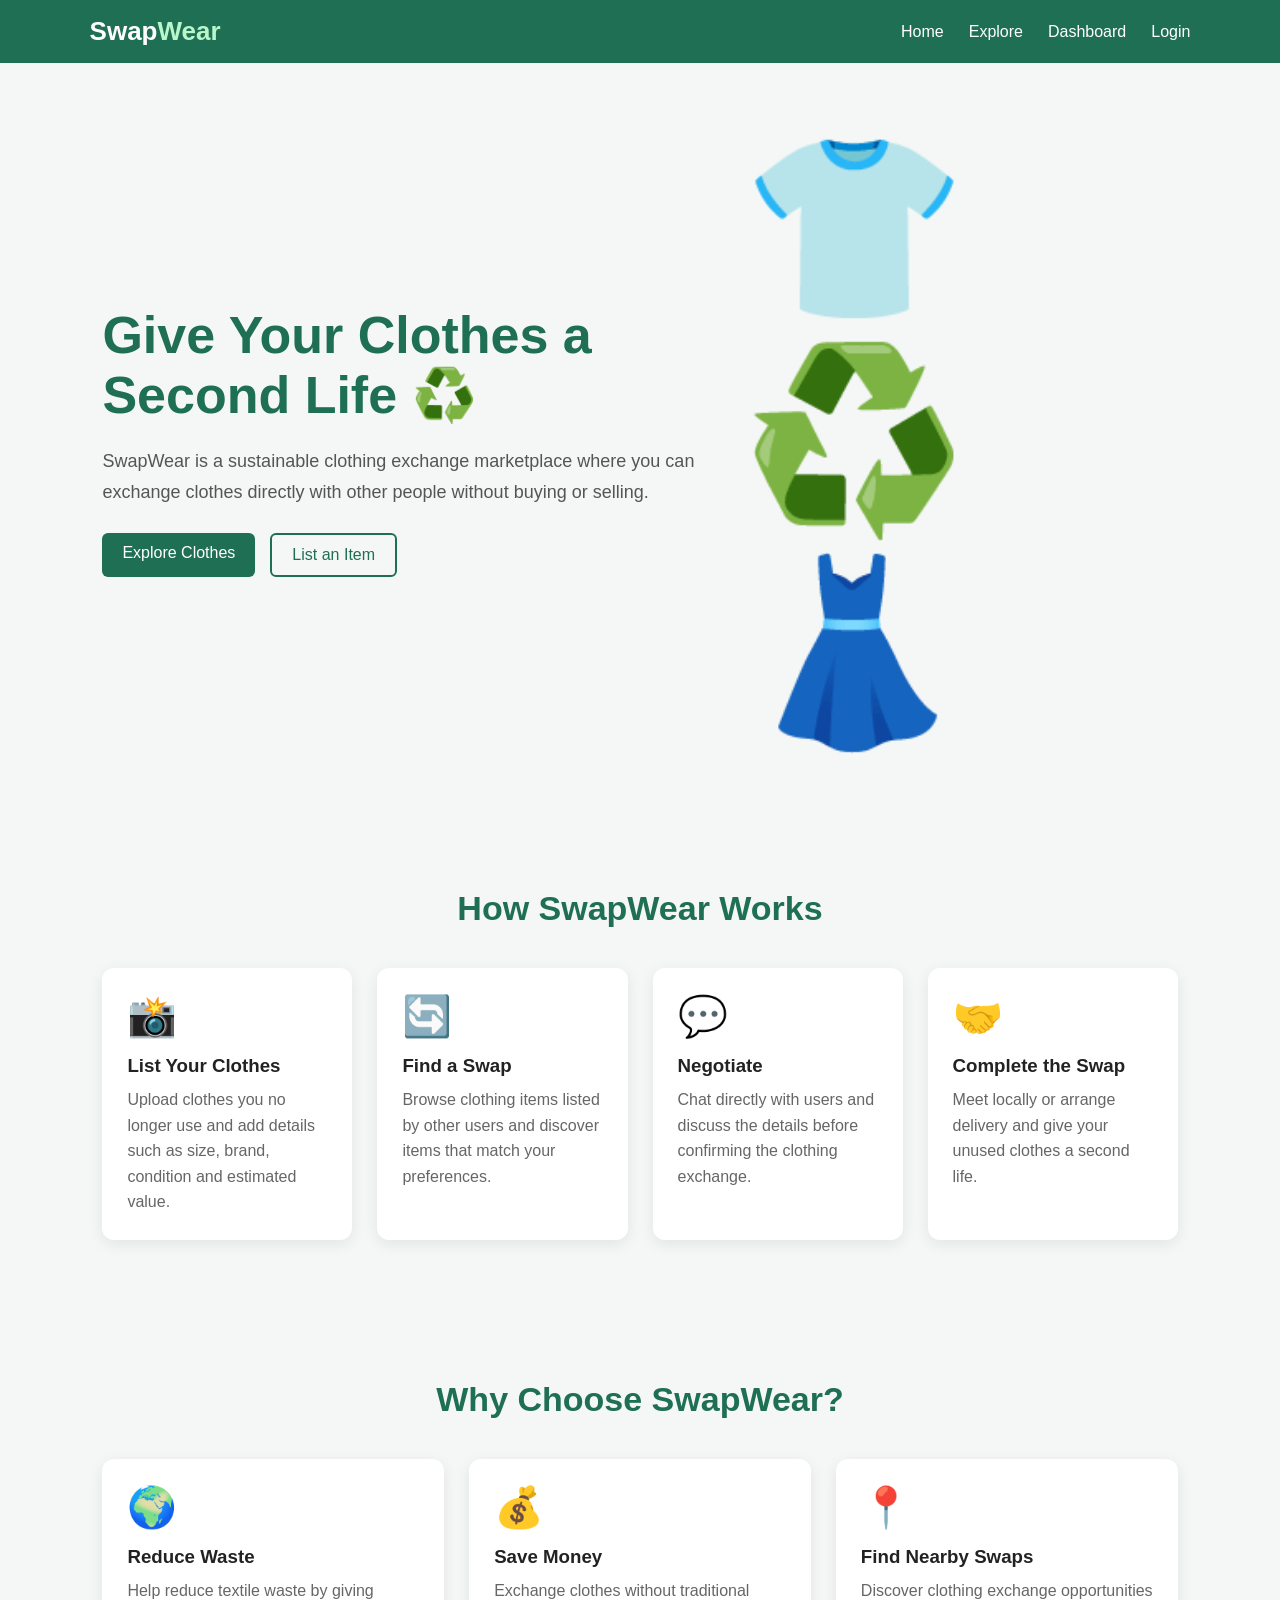
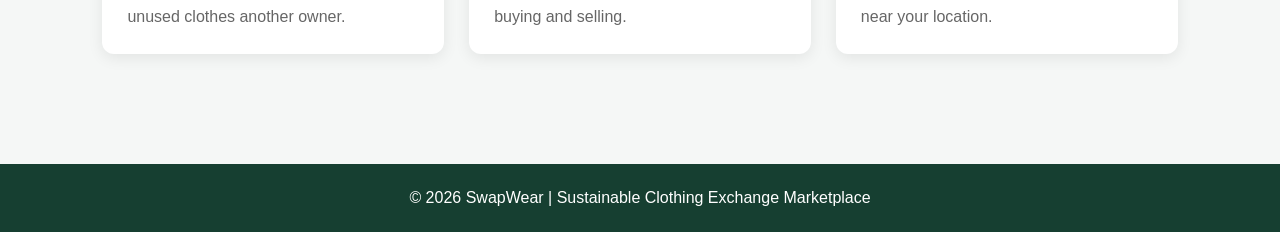
<file: index.html>
<!DOCTYPE html>
<html lang="en">
<head>
    <meta charset="UTF-8">
    <meta name="viewport" content="width=device-width, initial-scale=1.0">
    <title>SwapWear - Clothing Exchange Marketplace</title>
    <link rel="stylesheet" href="CSS/style.css">
</head>

<body>

    <!-- Navbar -->
    <nav class="navbar">
        <a href="index.html" class="logo">Swap<span>Wear</span></a>

        <ul class="nav-links">
            <li><a href="index.html">Home</a></li>
            <li><a href="listings.html">Explore</a></li>
            <li><a href="dashboard.html">Dashboard</a></li>
            <li><a href="login.html">Login</a></li>
        </ul>
    </nav>

    <!-- Hero Section -->
    <section class="hero">

        <div class="hero-content">
            <h1>Give Your Clothes a Second Life ♻️</h1>

            <p>
                SwapWear is a sustainable clothing exchange marketplace where
                you can exchange clothes directly with other people without
                buying or selling.
            </p>

            <div class="hero-buttons">
                <a href="listings.html" class="btn">Explore Clothes</a>
                <a href="add-item.html" class="btn btn-outline">List an Item</a>
            </div>
        </div>

        <div class="hero-image">
            👕♻️👗
        </div>

    </section>

    <!-- Features -->
    <section class="section">

        <h2 class="section-title">How SwapWear Works</h2>

        <div class="card-grid">

            <div class="card">
                <div class="card-icon">📸</div>
                <h3>List Your Clothes</h3>
                <p>
                    Upload clothes you no longer use and add details such as
                    size, brand, condition and estimated value.
                </p>
            </div>

            <div class="card">
                <div class="card-icon">🔄</div>
                <h3>Find a Swap</h3>
                <p>
                    Browse clothing items listed by other users and discover
                    items that match your preferences.
                </p>
            </div>

            <div class="card">
                <div class="card-icon">💬</div>
                <h3>Negotiate</h3>
                <p>
                    Chat directly with users and discuss the details before
                    confirming the clothing exchange.
                </p>
            </div>

            <div class="card">
                <div class="card-icon">🤝</div>
                <h3>Complete the Swap</h3>
                <p>
                    Meet locally or arrange delivery and give your unused
                    clothes a second life.
                </p>
            </div>

        </div>

    </section>

    <!-- Sustainability Section -->
    <section class="section">

        <h2 class="section-title">Why Choose SwapWear?</h2>

        <div class="card-grid">

            <div class="card">
                <div class="card-icon">🌍</div>
                <h3>Reduce Waste</h3>
                <p>Help reduce textile waste by giving unused clothes another owner.</p>
            </div>

            <div class="card">
                <div class="card-icon">💰</div>
                <h3>Save Money</h3>
                <p>Exchange clothes without traditional buying and selling.</p>
            </div>

            <div class="card">
                <div class="card-icon">📍</div>
                <h3>Find Nearby Swaps</h3>
                <p>Discover clothing exchange opportunities near your location.</p>
            </div>

        </div>

    </section>

    <!-- Footer -->
    <footer>
        <p>© 2026 SwapWear | Sustainable Clothing Exchange Marketplace</p>
    </footer>

    <script src="JS/main.js"></script>

</body>
</html>
</file>
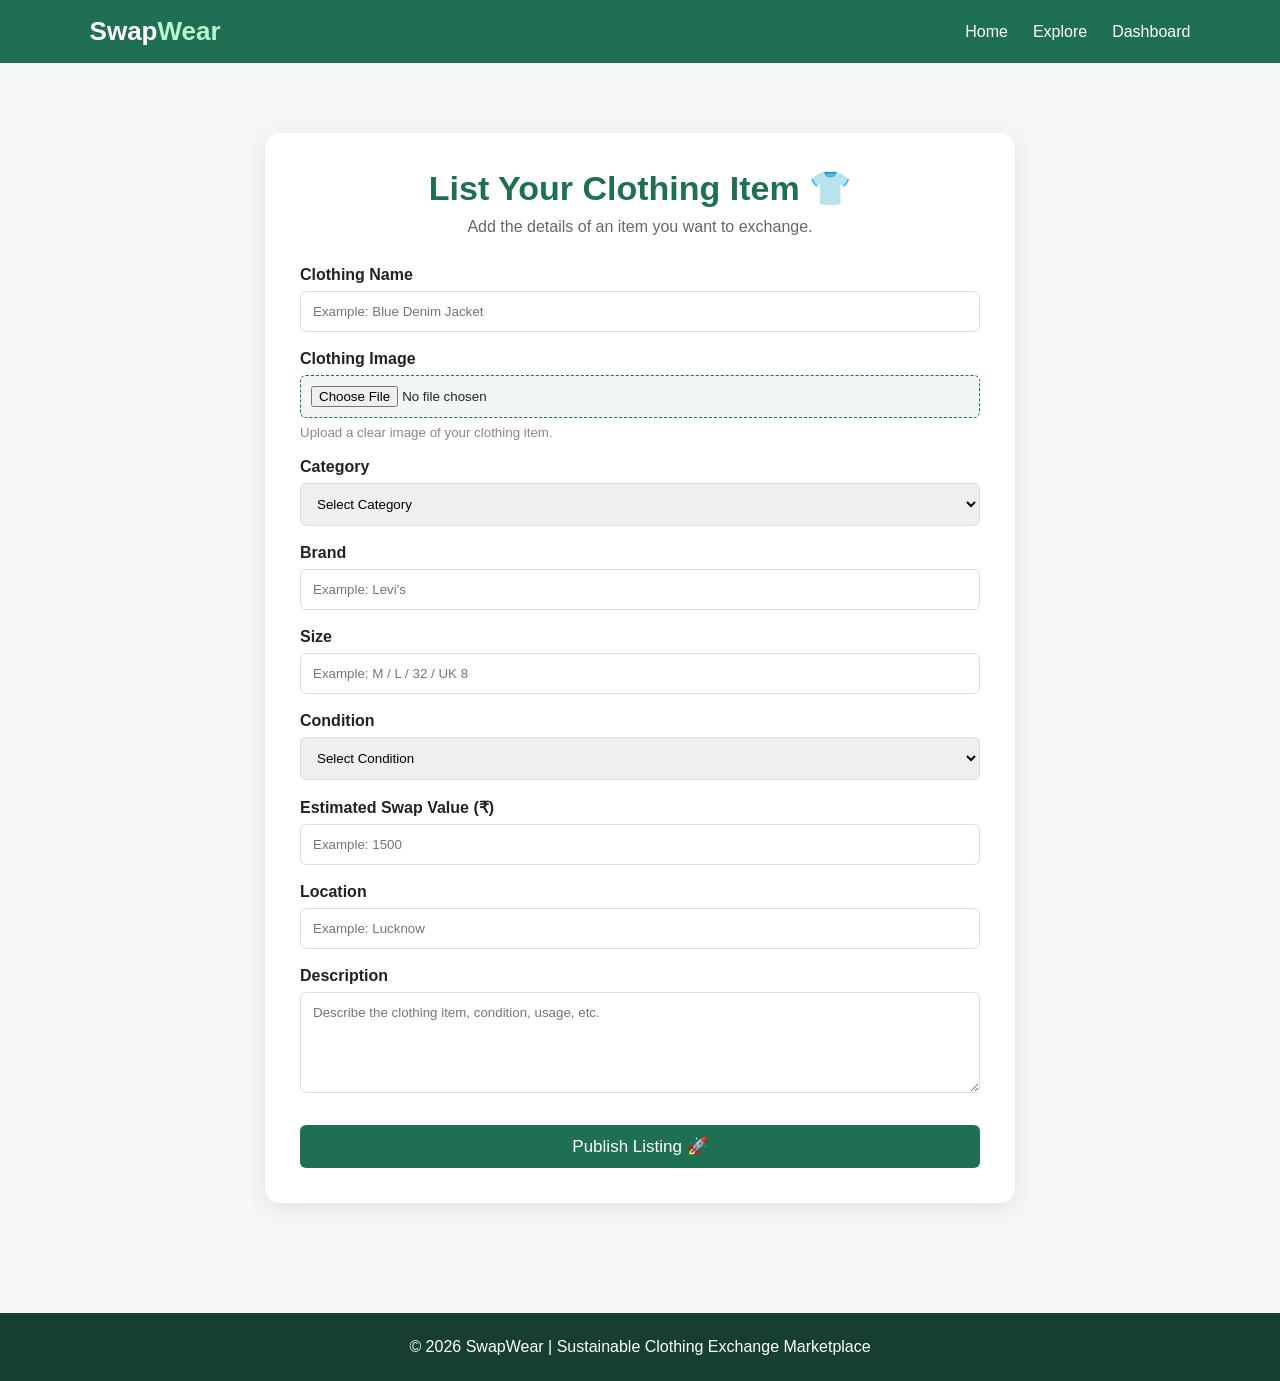
<file: add-item.html>
<!DOCTYPE html>
<html lang="en">
<head>
    <meta charset="UTF-8">
    <meta name="viewport" content="width=device-width, initial-scale=1.0">

    <title>List an Item - SwapWear</title>

    <link rel="stylesheet" href="CSS/style.css">
</head>

<body>

    <!-- Navbar -->
    <nav class="navbar">

        <a href="index.html" class="logo">
            Swap<span>Wear</span>
        </a>

        <ul class="nav-links">
            <li><a href="index.html">Home</a></li>
            <li><a href="listings.html">Explore</a></li>
            <li><a href="dashboard.html">Dashboard</a></li>
        </ul>

    </nav>


    <!-- Add Item Form -->
    <section class="section">

        <div class="add-item-container">

            <h1 class="section-title">
                List Your Clothing Item 👕
            </h1>

            <p class="form-description">
                Add the details of an item you want to exchange.
            </p>


            <form id="addItemForm">

                <!-- Clothing Name -->
                <div class="form-group">

                    <label for="itemName">
                        Clothing Name
                    </label>

                    <input
                        type="text"
                        id="itemName"
                        placeholder="Example: Blue Denim Jacket"
                        required
                    >

                </div>


                <!-- Image -->
                <div class="form-group">

                    <label for="itemImage">
                        Clothing Image
                    </label>

                    <input
                        type="file"
                        id="itemImage"
                        accept="image/*"
                    >

                    <small>
                        Upload a clear image of your clothing item.
                    </small>

                </div>


                <!-- Category -->
                <div class="form-group">

                    <label for="itemCategory">
                        Category
                    </label>

                    <select id="itemCategory" required>

                        <option value="">
                            Select Category
                        </option>

                        <option value="shirt">
                            Shirt
                        </option>

                        <option value="jacket">
                            Jacket
                        </option>

                        <option value="hoodie">
                            Hoodie
                        </option>

                        <option value="jeans">
                            Jeans
                        </option>

                        <option value="shoes">
                            Shoes
                        </option>

                        <option value="dress">
                            Dress
                        </option>

                        <option value="other">
                            Other
                        </option>

                    </select>

                </div>


                <!-- Brand -->
                <div class="form-group">

                    <label for="itemBrand">
                        Brand
                    </label>

                    <input
                        type="text"
                        id="itemBrand"
                        placeholder="Example: Levi's"
                        required
                    >

                </div>


                <!-- Size -->
                <div class="form-group">

                    <label for="itemSize">
                        Size
                    </label>

                    <input
                        type="text"
                        id="itemSize"
                        placeholder="Example: M / L / 32 / UK 8"
                        required
                    >

                </div>


                <!-- Condition -->
                <div class="form-group">

                    <label for="itemCondition">
                        Condition
                    </label>

                    <select id="itemCondition" required>

                        <option value="">
                            Select Condition
                        </option>

                        <option value="New">
                            New
                        </option>

                        <option value="Like New">
                            Like New
                        </option>

                        <option value="Excellent">
                            Excellent
                        </option>

                        <option value="Good">
                            Good
                        </option>

                        <option value="Fair">
                            Fair
                        </option>

                    </select>

                </div>


                <!-- Estimated Value -->
                <div class="form-group">

                    <label for="itemValue">
                        Estimated Swap Value (₹)
                    </label>

                    <input
                        type="number"
                        id="itemValue"
                        min="0"
                        placeholder="Example: 1500"
                        required
                    >

                </div>


                <!-- Location -->
                <div class="form-group">

                    <label for="itemLocation">
                        Location
                    </label>

                    <input
                        type="text"
                        id="itemLocation"
                        placeholder="Example: Lucknow"
                        required
                    >

                </div>


                <!-- Description -->
                <div class="form-group">

                    <label for="itemDescription">
                        Description
                    </label>

                    <textarea
                        id="itemDescription"
                        rows="5"
                        placeholder="Describe the clothing item, condition, usage, etc."
                        required
                    ></textarea>

                </div>


                <!-- Submit -->
                <button type="submit" class="btn">
                    Publish Listing 🚀
                </button>

            </form>

        </div>

    </section>


    <!-- Footer -->
    <footer>

        <p>
            © 2026 SwapWear | Sustainable Clothing Exchange Marketplace
        </p>

    </footer>


    <script src="JS/main.js"></script>

</body>
</html>
</file>
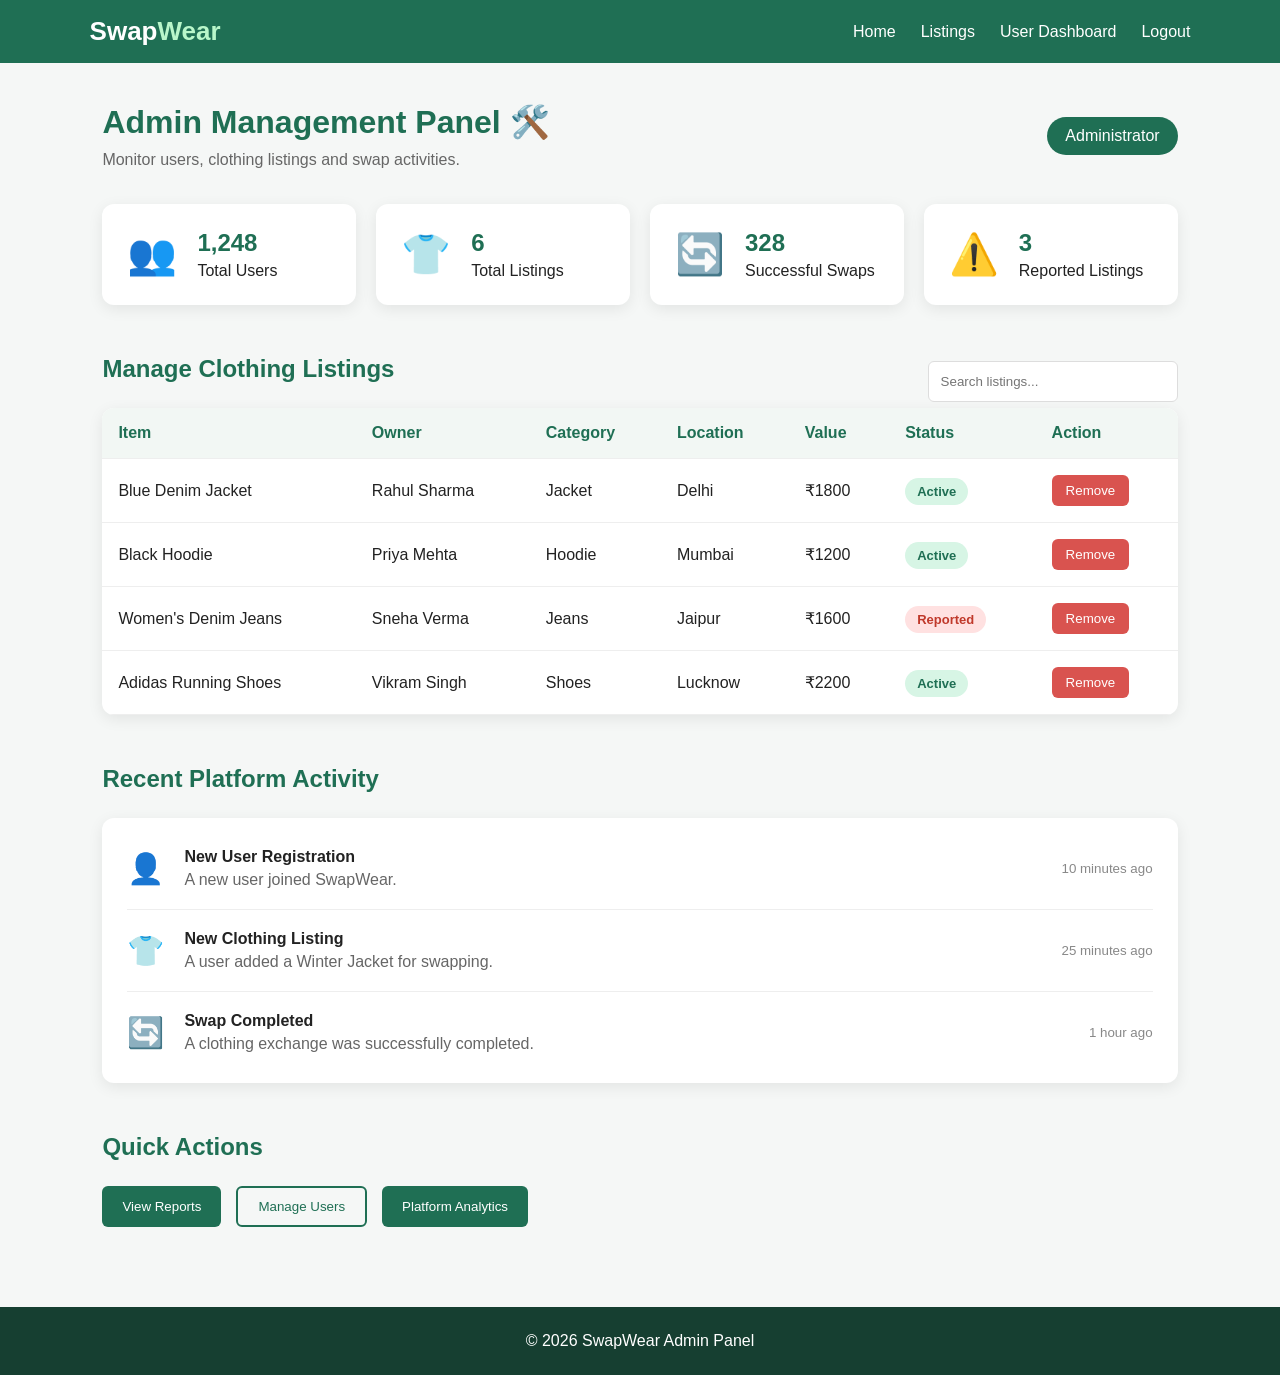
<file: admin.html>
<!DOCTYPE html>
<html lang="en">
<head>
    <meta charset="UTF-8">
    <meta name="viewport" content="width=device-width, initial-scale=1.0">

    <title>Admin Panel - SwapWear</title>

    <link rel="stylesheet" href="CSS/style.css">
</head>

<body>

    <!-- Navbar -->
    <nav class="navbar">

        <a href="index.html" class="logo">
            Swap<span>Wear</span>
        </a>

        <ul class="nav-links">
            <li><a href="index.html">Home</a></li>
            <li><a href="listings.html">Listings</a></li>
            <li><a href="dashboard.html">User Dashboard</a></li>
            <li><a href="login.html">Logout</a></li>
        </ul>

    </nav>


    <!-- Admin Dashboard -->
    <main class="admin-dashboard">

        <div class="admin-header">

            <div>
                <h1>Admin Management Panel 🛠️</h1>

                <p>
                    Monitor users, clothing listings and swap activities.
                </p>
            </div>

            <span class="admin-badge">
                Administrator
            </span>

        </div>


        <!-- Statistics -->
        <section class="admin-stats">

            <div class="admin-stat-card">
                <span class="admin-stat-icon">👥</span>

                <div>
                    <h2>1,248</h2>
                    <p>Total Users</p>
                </div>
            </div>


            <div class="admin-stat-card">
                <span class="admin-stat-icon">👕</span>

                <div>
                    <h2 id="totalListings">6</h2>
                    <p>Total Listings</p>
                </div>
            </div>


            <div class="admin-stat-card">
                <span class="admin-stat-icon">🔄</span>

                <div>
                    <h2>328</h2>
                    <p>Successful Swaps</p>
                </div>
            </div>


            <div class="admin-stat-card">
                <span class="admin-stat-icon">⚠️</span>

                <div>
                    <h2>3</h2>
                    <p>Reported Listings</p>
                </div>
            </div>

        </section>


        <!-- Listing Management -->
        <section class="admin-section">

            <div class="admin-section-heading">

                <h2>Manage Clothing Listings</h2>

                <input
                    type="text"
                    id="adminSearch"
                    placeholder="Search listings..."
                >

            </div>


            <div class="admin-table-container">

                <table class="admin-table">

                    <thead>

                        <tr>
                            <th>Item</th>
                            <th>Owner</th>
                            <th>Category</th>
                            <th>Location</th>
                            <th>Value</th>
                            <th>Status</th>
                            <th>Action</th>
                        </tr>

                    </thead>


                    <tbody id="adminListingTable">

                        <tr>
                            <td>Blue Denim Jacket</td>
                            <td>Rahul Sharma</td>
                            <td>Jacket</td>
                            <td>Delhi</td>
                            <td>₹1800</td>
                            <td>
                                <span class="status active">
                                    Active
                                </span>
                            </td>
                            <td>
                                <button class="remove-listing">
                                    Remove
                                </button>
                            </td>
                        </tr>


                        <tr>
                            <td>Black Hoodie</td>
                            <td>Priya Mehta</td>
                            <td>Hoodie</td>
                            <td>Mumbai</td>
                            <td>₹1200</td>
                            <td>
                                <span class="status active">
                                    Active
                                </span>
                            </td>
                            <td>
                                <button class="remove-listing">
                                    Remove
                                </button>
                            </td>
                        </tr>


                        <tr>
                            <td>Women's Denim Jeans</td>
                            <td>Sneha Verma</td>
                            <td>Jeans</td>
                            <td>Jaipur</td>
                            <td>₹1600</td>
                            <td>
                                <span class="status reported">
                                    Reported
                                </span>
                            </td>
                            <td>
                                <button class="remove-listing">
                                    Remove
                                </button>
                            </td>
                        </tr>


                        <tr>
                            <td>Adidas Running Shoes</td>
                            <td>Vikram Singh</td>
                            <td>Shoes</td>
                            <td>Lucknow</td>
                            <td>₹2200</td>
                            <td>
                                <span class="status active">
                                    Active
                                </span>
                            </td>
                            <td>
                                <button class="remove-listing">
                                    Remove
                                </button>
                            </td>
                        </tr>

                    </tbody>

                </table>

            </div>

        </section>


        <!-- Recent Platform Activity -->
        <section class="admin-section">

            <h2>Recent Platform Activity</h2>

            <div class="admin-activity">

                <div class="admin-activity-item">

                    <span>👤</span>

                    <div>
                        <strong>New User Registration</strong>

                        <p>
                            A new user joined SwapWear.
                        </p>
                    </div>

                    <small>10 minutes ago</small>

                </div>


                <div class="admin-activity-item">

                    <span>👕</span>

                    <div>
                        <strong>New Clothing Listing</strong>

                        <p>
                            A user added a Winter Jacket for swapping.
                        </p>
                    </div>

                    <small>25 minutes ago</small>

                </div>


                <div class="admin-activity-item">

                    <span>🔄</span>

                    <div>
                        <strong>Swap Completed</strong>

                        <p>
                            A clothing exchange was successfully completed.
                        </p>
                    </div>

                    <small>1 hour ago</small>

                </div>

            </div>

        </section>


        <!-- Admin Quick Actions -->
        <section class="admin-section">

            <h2>Quick Actions</h2>

            <div class="admin-actions">

                <button id="viewReports" class="btn">
                    View Reports
                </button>

                <button id="manageUsers" class="btn btn-outline">
                    Manage Users
                </button>

                <button id="platformAnalytics" class="btn">
                    Platform Analytics
                </button>

            </div>

        </section>

    </main>


    <!-- Footer -->
    <footer>

        <p>
            © 2026 SwapWear Admin Panel
        </p>

    </footer>


    <script src="JS/main.js"></script>

</body>
</html>
</file>
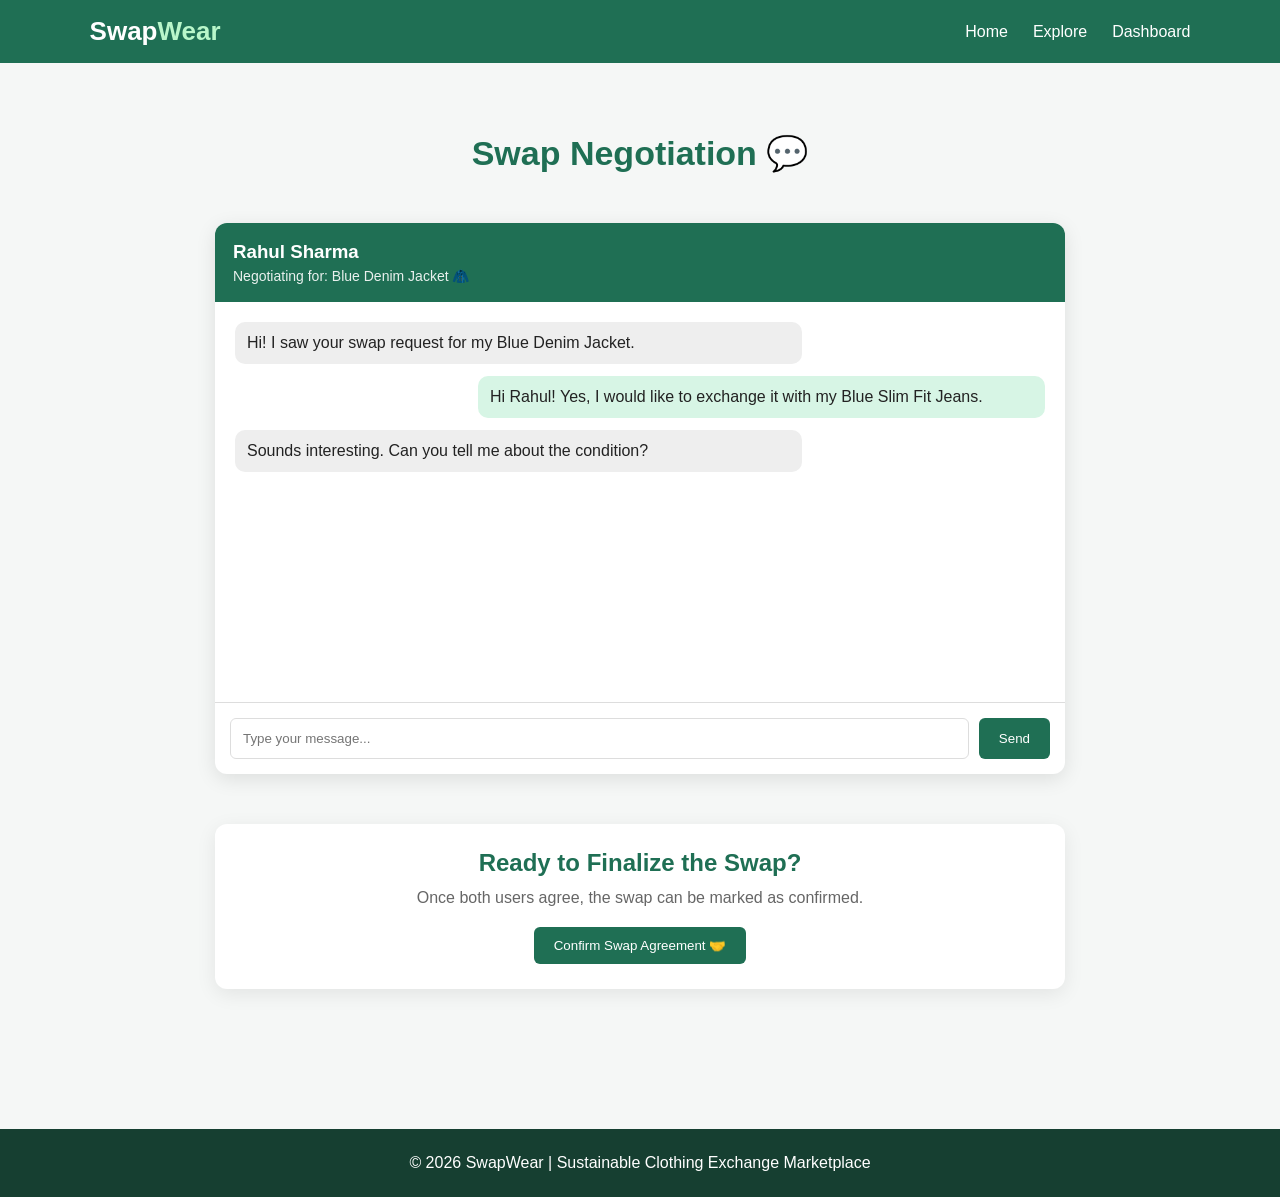
<file: chat.html>
<!DOCTYPE html>
<html lang="en">
<head>
    <meta charset="UTF-8">
    <meta name="viewport" content="width=device-width, initial-scale=1.0">
    <title>Swap Chat - SwapWear</title>
    <link rel="stylesheet" href="CSS/style.css">
</head>

<body>

    <!-- Navbar -->
    <nav class="navbar">
        <a href="index.html" class="logo">Swap<span>Wear</span></a>

        <ul class="nav-links">
            <li><a href="index.html">Home</a></li>
            <li><a href="listings.html">Explore</a></li>
            <li><a href="dashboard.html">Dashboard</a></li>
        </ul>
    </nav>


    <!-- Chat Section -->
    <section class="section">

        <h1 class="section-title">Swap Negotiation 💬</h1>

        <div class="chat-container">

            <!-- Chat Header -->
            <div class="chat-header">

                <h3>Rahul Sharma</h3>

                <p>
                    Negotiating for: Blue Denim Jacket 🧥
                </p>

            </div>


            <!-- Messages -->
            <div class="messages" id="messages">

                <div class="message received">
                    Hi! I saw your swap request for my Blue Denim Jacket.
                </div>

                <div class="message sent">
                    Hi Rahul! Yes, I would like to exchange it with my
                    Blue Slim Fit Jeans.
                </div>

                <div class="message received">
                    Sounds interesting. Can you tell me about the condition?
                </div>

            </div>


            <!-- Chat Input -->
            <div class="chat-input">

                <input
                    type="text"
                    id="messageInput"
                    placeholder="Type your message..."
                >

                <button
                    id="sendMessage"
                    class="btn">

                    Send

                </button>

            </div>

        </div>


        <!-- Swap Agreement -->
        <div class="swap-agreement">

            <h2>Ready to Finalize the Swap?</h2>

            <p>
                Once both users agree, the swap can be marked as confirmed.
            </p>

            <button
                id="confirmSwap"
                class="btn">

                Confirm Swap Agreement 🤝

            </button>

        </div>

    </section>


    <!-- Footer -->
    <footer>
        <p>
            © 2026 SwapWear | Sustainable Clothing Exchange Marketplace
        </p>
    </footer>


    <script src="JS/main.js"></script>

</body>
</html>
</file>
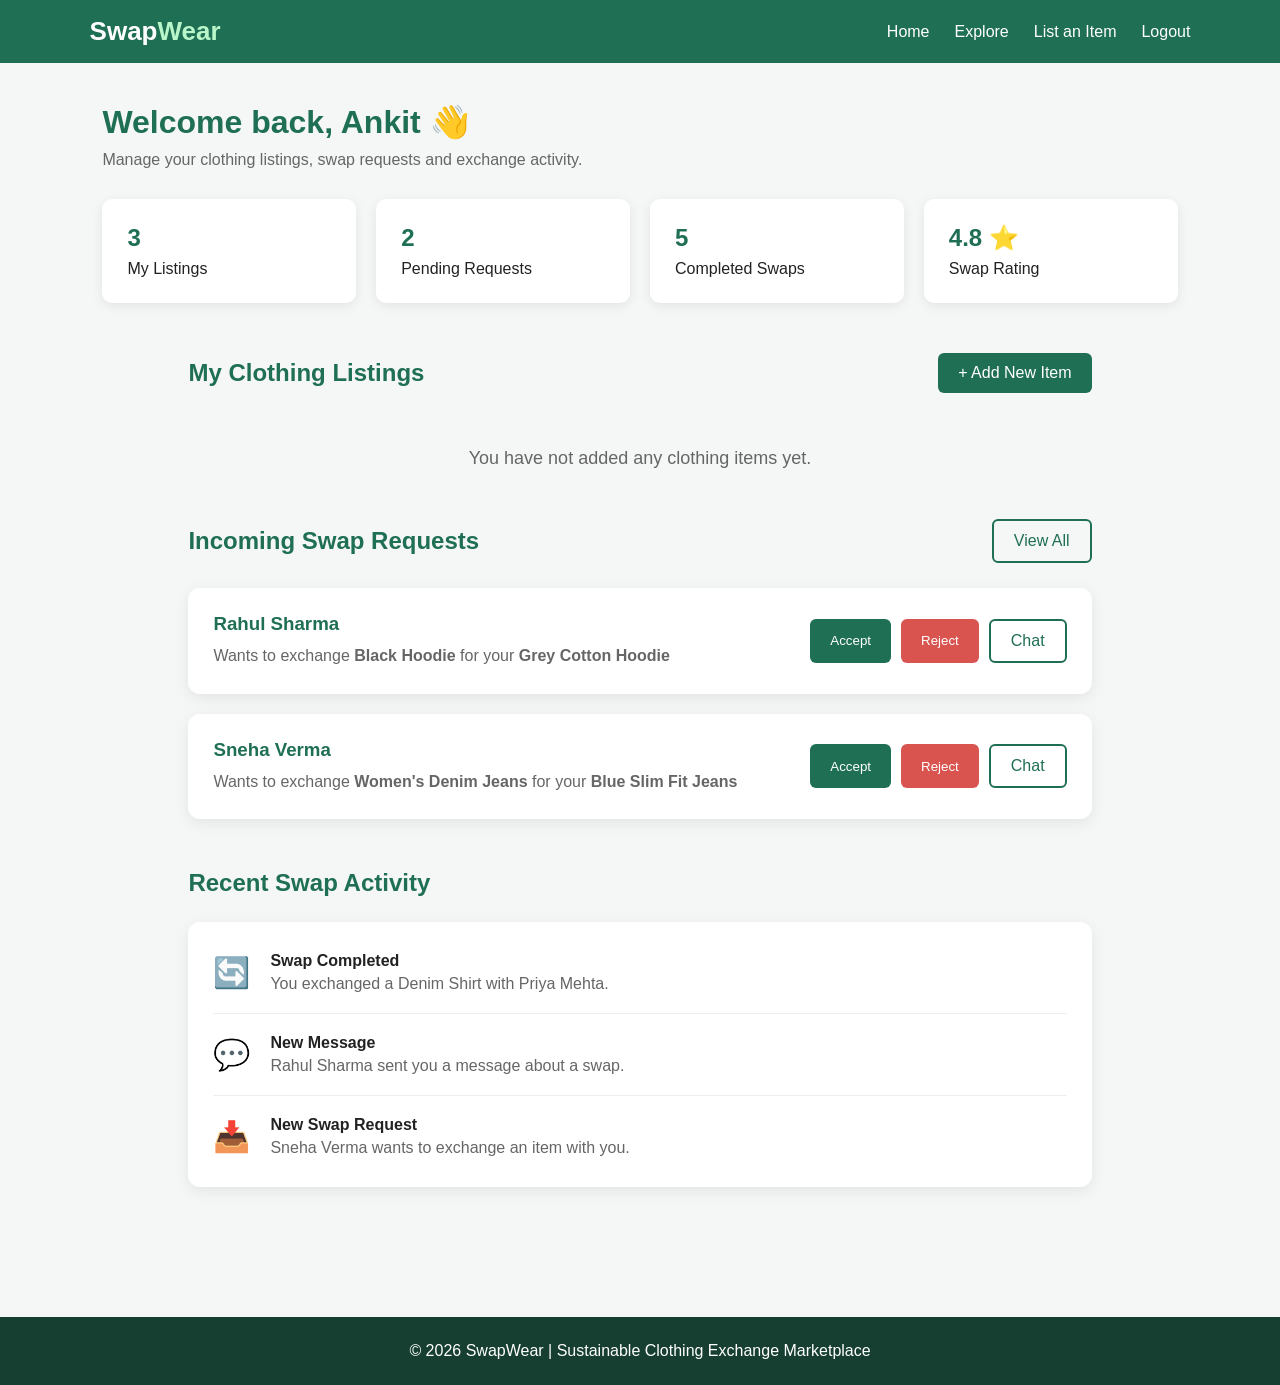
<file: dashboard.html>
<!DOCTYPE html>
<html lang="en">
<head>
    <meta charset="UTF-8">
    <meta name="viewport" content="width=device-width, initial-scale=1.0">

    <title>Dashboard - SwapWear</title>

    <link rel="stylesheet" href="CSS/style.css">
</head>

<body>

    <!-- Navbar -->
    <nav class="navbar">

        <a href="index.html" class="logo">
            Swap<span>Wear</span>
        </a>

        <ul class="nav-links">
            <li><a href="index.html">Home</a></li>
            <li><a href="listings.html">Explore</a></li>
            <li><a href="add-item.html">List an Item</a></li>
            <li><a href="login.html">Logout</a></li>
        </ul>

    </nav>


    <!-- Dashboard -->
    <main class="dashboard">

        <!-- Header -->
        <div class="dashboard-header">

            <h1>Welcome back, Ankit 👋</h1>

            <p>
                Manage your clothing listings, swap requests and exchange activity.
            </p>

        </div>


        <!-- Statistics -->
        <div class="stats">

            <div class="stat-card">
                <h2>3</h2>
                <p>My Listings</p>
            </div>

            <div class="stat-card">
                <h2>2</h2>
                <p>Pending Requests</p>
            </div>

            <div class="stat-card">
                <h2>5</h2>
                <p>Completed Swaps</p>
            </div>

            <div class="stat-card">
                <h2>4.8 ⭐</h2>
                <p>Swap Rating</p>
            </div>

        </div>


      <!-- My Clothing Listings -->
<section class="dashboard-section">

    <div class="dashboard-section-header">
        <h2>My Clothing Listings</h2>

        <a href="add-item.html" class="btn">
            + Add New Item
        </a>
    </div>

    <div
        id="myListings"
        class="card-grid listing-grid"
    >
    </div>

    <p
        id="noMyListings"
        class="no-results"
        style="display: none;"
    >
        You have not added any clothing items yet.
    </p>

</section>

        <!-- Incoming Swap Requests -->
        <section class="dashboard-section">

            <div class="section-heading">

                <h2>Incoming Swap Requests</h2>

                <a href="swap-request.html" class="btn btn-outline">
                    View All
                </a>

            </div>


            <div class="request-list">

                <!-- Request 1 -->
                <div class="request-card">

                    <div>

                        <h3>Rahul Sharma</h3>

                        <p>
                            Wants to exchange
                            <strong>Black Hoodie</strong>
                            for your
                            <strong>Grey Cotton Hoodie</strong>
                        </p>

                    </div>


                    <div class="request-actions">

                        <button class="btn">
                            Accept
                        </button>

                        <button class="btn btn-danger">
                            Reject
                        </button>

                        <a href="chat.html" class="btn btn-outline">
                            Chat
                        </a>

                    </div>

                </div>


                <!-- Request 2 -->
                <div class="request-card">

                    <div>

                        <h3>Sneha Verma</h3>

                        <p>
                            Wants to exchange
                            <strong>Women's Denim Jeans</strong>
                            for your
                            <strong>Blue Slim Fit Jeans</strong>
                        </p>

                    </div>


                    <div class="request-actions">

                        <button class="btn">
                            Accept
                        </button>

                        <button class="btn btn-danger">
                            Reject
                        </button>

                        <a href="chat.html" class="btn btn-outline">
                            Chat
                        </a>

                    </div>

                </div>

            </div>

        </section>


        <!-- Recent Activity -->
        <section class="dashboard-section">

            <div class="section-heading">
                <h2>Recent Swap Activity</h2>
            </div>


            <div class="activity-list">

                <div class="activity-item">

                    <span>🔄</span>

                    <div>

                        <h4>
                            Swap Completed
                        </h4>

                        <p>
                            You exchanged a Denim Shirt with Priya Mehta.
                        </p>

                    </div>

                </div>


                <div class="activity-item">

                    <span>💬</span>

                    <div>

                        <h4>
                            New Message
                        </h4>

                        <p>
                            Rahul Sharma sent you a message about a swap.
                        </p>

                    </div>

                </div>


                <div class="activity-item">

                    <span>📥</span>

                    <div>

                        <h4>
                            New Swap Request
                        </h4>

                        <p>
                            Sneha Verma wants to exchange an item with you.
                        </p>

                    </div>

                </div>

            </div>

        </section>

    </main>


    <!-- Footer -->
    <footer>

        <p>
            © 2026 SwapWear | Sustainable Clothing Exchange Marketplace
        </p>

    </footer>


    <script src="JS/main.js"></script>

</body>
</html>
</file>
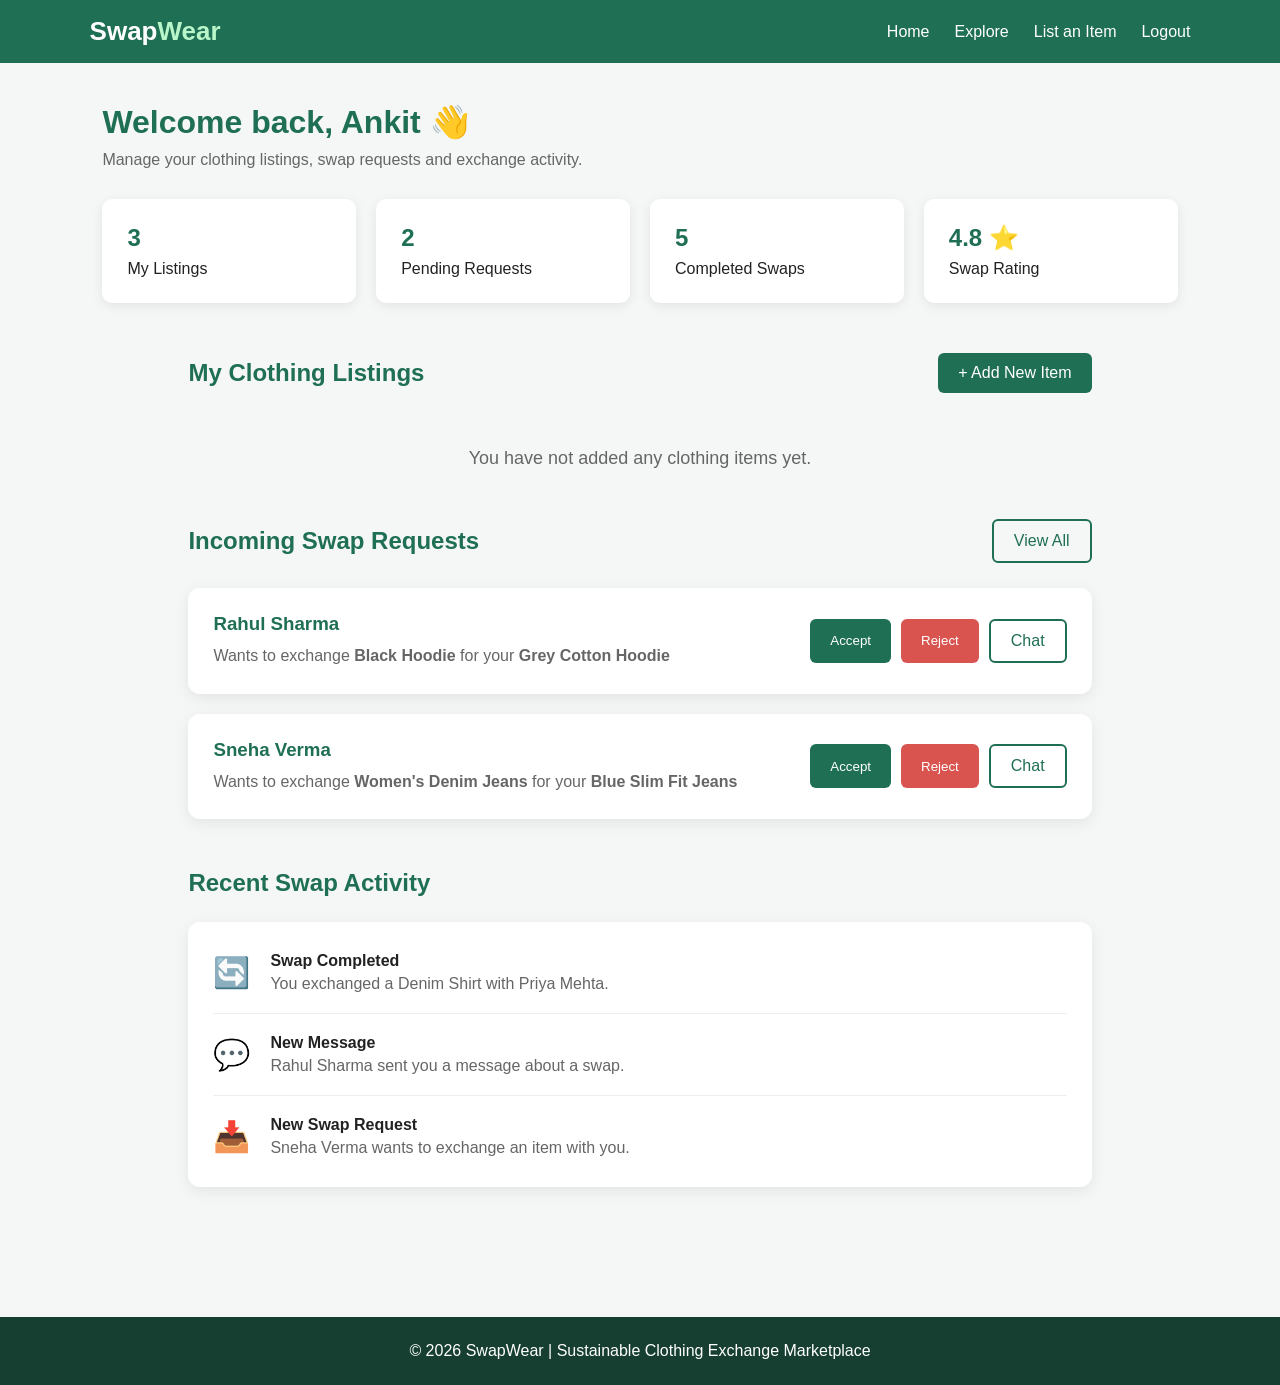
<file: edit-item.html>
<!DOCTYPE html>
<html lang="en">

<head>
    <meta charset="UTF-8">
    <meta name="viewport" content="width=device-width, initial-scale=1.0">

    <title>Edit Item - SwapWear</title>

    <link rel="stylesheet" href="CSS/style.css">
</head>

<body>

    <!-- Navbar -->
    <nav class="navbar">

        <a href="index.html" class="logo">
            Swap<span>Wear</span>
        </a>

        <ul class="nav-links">
            <li><a href="index.html">Home</a></li>
            <li><a href="listings.html">Explore</a></li>
            <li><a href="add-item.html">List an Item</a></li>
            <li><a href="dashboard.html">Dashboard</a></li>
        </ul>

    </nav>


    <!-- Edit Item -->
    <section class="section">

        <div class="add-item-container">

            <h1 class="section-title">
                Edit Clothing Item ✏️
            </h1>

            <p class="form-description">
                Update your clothing item details.
            </p>


            <form id="editItemForm">

                <!-- Item Name -->
                <div class="form-group">

                    <label for="editItemName">
                        Clothing Name
                    </label>

                    <input
                        type="text"
                        id="editItemName"
                        required
                    >

                </div>


                <!-- Category -->
                <div class="form-group">

                    <label for="editItemCategory">
                        Category
                    </label>

                    <select
                        id="editItemCategory"
                        required
                    >

                        <option value="shirt">
                            Shirt
                        </option>

                        <option value="jacket">
                            Jacket
                        </option>

                        <option value="hoodie">
                            Hoodie
                        </option>

                        <option value="jeans">
                            Jeans
                        </option>

                        <option value="shoes">
                            Shoes
                        </option>

                        <option value="dress">
                            Dress
                        </option>

                        <option value="other">
                            Other
                        </option>

                    </select>

                </div>


                <!-- Brand -->
                <div class="form-group">

                    <label for="editItemBrand">
                        Brand
                    </label>

                    <input
                        type="text"
                        id="editItemBrand"
                        required
                    >

                </div>


                <!-- Size -->
                <div class="form-group">

                    <label for="editItemSize">
                        Size
                    </label>

                    <input
                        type="text"
                        id="editItemSize"
                        required
                    >

                </div>


                <!-- Condition -->
                <div class="form-group">

                    <label for="editItemCondition">
                        Condition
                    </label>

                    <select
                        id="editItemCondition"
                        required
                    >

                        <option value="New">New</option>

                        <option value="Like New">
                            Like New
                        </option>

                        <option value="Excellent">
                            Excellent
                        </option>

                        <option value="Good">
                            Good
                        </option>

                        <option value="Fair">
                            Fair
                        </option>

                    </select>

                </div>


                <!-- Value -->
                <div class="form-group">

                    <label for="editItemValue">
                        Estimated Swap Value (₹)
                    </label>

                    <input
                        type="number"
                        id="editItemValue"
                        min="0"
                        required
                    >

                </div>


                <!-- Location -->
                <div class="form-group">

                    <label for="editItemLocation">
                        Location
                    </label>

                    <input
                        type="text"
                        id="editItemLocation"
                        required
                    >

                </div>


                <!-- Description -->
                <div class="form-group">

                    <label for="editItemDescription">
                        Description
                    </label>

                    <textarea
                        id="editItemDescription"
                        rows="5"
                        required
                    ></textarea>

                </div>


                <!-- Buttons -->
                <div class="edit-form-actions">

                    <button
                        type="submit"
                        class="btn"
                    >
                        Save Changes
                    </button>

                    <a
                        href="dashboard.html"
                        class="btn btn-outline"
                    >
                        Cancel
                    </a>

                </div>

            </form>

        </div>

    </section>


    <!-- Footer -->
    <footer>

        <p>
            © 2026 SwapWear
        </p>

    </footer>


    <script src="JS/main.js"></script>

</body>

</html>
</file>
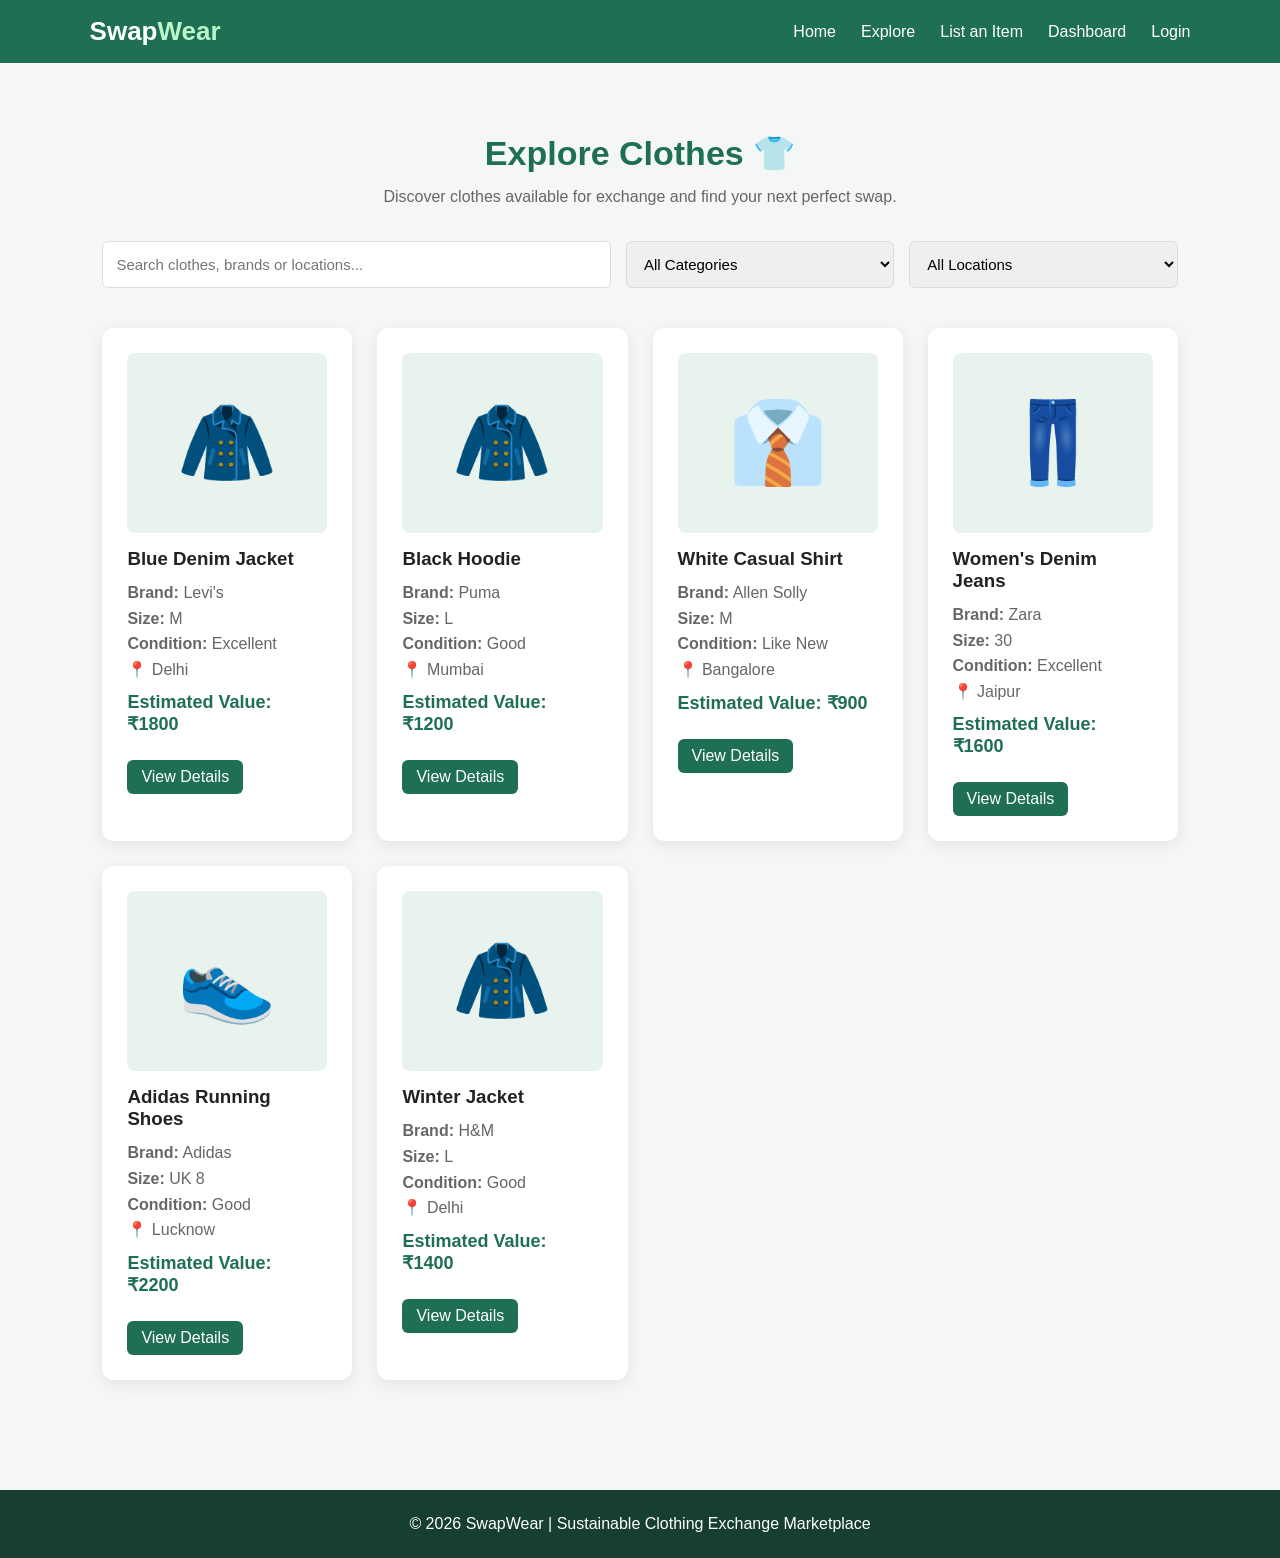
<file: listings.html>
<!DOCTYPE html>
<html lang="en">

<head>
    <meta charset="UTF-8">

    <meta
        name="viewport"
        content="width=device-width, initial-scale=1.0"
    >

    <title>Explore Clothes - SwapWear</title>

    <!-- CSS -->
    <link
        rel="stylesheet"
        href="CSS/style.css"
    >
</head>


<body>

    <!-- ===============================
         NAVBAR
    ================================ -->
    <nav class="navbar">

        <!-- Logo -->
        <a
            href="index.html"
            class="logo"
        >
            Swap<span>Wear</span>
        </a>


        <!-- Navigation Links -->
        <ul class="nav-links">

            <li>
                <a href="index.html">
                    Home
                </a>
            </li>

            <li>
                <a
                    href="listings.html"
                    class="active"
                >
                    Explore
                </a>
            </li>

            <li>
                <a href="add-item.html">
                    List an Item
                </a>
            </li>

            <li>
                <a href="dashboard.html">
                    Dashboard
                </a>
            </li>

            <li>
                <a href="login.html">
                    Login
                </a>
            </li>

        </ul>

    </nav>


    <!-- ===============================
         MARKETPLACE SECTION
    ================================ -->
    <main>

        <section class="section">

            <!-- Page Title -->
            <h1 class="section-title">
                Explore Clothes 👕
            </h1>


            <!-- Description -->
            <p class="marketplace-text">
                Discover clothes available for exchange and find your next perfect swap.
            </p>


            <!-- ===============================
                 SEARCH AND FILTERS
            ================================ -->
            <div class="filters">

                <!-- Search -->
                <input
                    type="text"
                    id="searchInput"
                    placeholder="Search clothes, brands or locations..."
                >


                <!-- Category Filter -->
                <select id="categoryFilter">

                    <option value="all">
                        All Categories
                    </option>

                    <option value="shirt">
                        Shirts
                    </option>

                    <option value="jacket">
                        Jackets
                    </option>

                    <option value="hoodie">
                        Hoodies
                    </option>

                    <option value="jeans">
                        Jeans
                    </option>

                    <option value="shoes">
                        Shoes
                    </option>

                    <option value="dress">
                        Dresses
                    </option>

                    <option value="other">
                        Other
                    </option>

                </select>


                <!-- Location Filter -->
                <select id="locationFilter">

                    <option value="all">
                        All Locations
                    </option>

                    <option value="delhi">
                        Delhi
                    </option>

                    <option value="mumbai">
                        Mumbai
                    </option>

                    <option value="bangalore">
                        Bangalore
                    </option>

                    <option value="jaipur">
                        Jaipur
                    </option>

                    <option value="lucknow">
                        Lucknow
                    </option>

                </select>

            </div>


            <!-- ===============================
                 DYNAMIC CLOTHING LISTINGS

                 JavaScript automatically
                 displays clothing cards here
            ================================ -->
            <div
                id="clothingList"
                class="card-grid listing-grid"
            >
            </div>


            <!-- ===============================
                 NO RESULTS MESSAGE
            ================================ -->
            <p
                id="noResults"
                class="no-results"
                style="display: none;"
            >
                😔 No clothing items found. Try changing your search or filters.
            </p>

        </section>

    </main>


    <!-- ===============================
         FOOTER
    ================================ -->
    <footer>

        <p>
            © 2026 SwapWear |
            Sustainable Clothing Exchange Marketplace
        </p>

    </footer>


    <!-- ===============================
         JAVASCRIPT
    ================================ -->
    <script src="JS/main.js"></script>

</body>

</html>
</file>
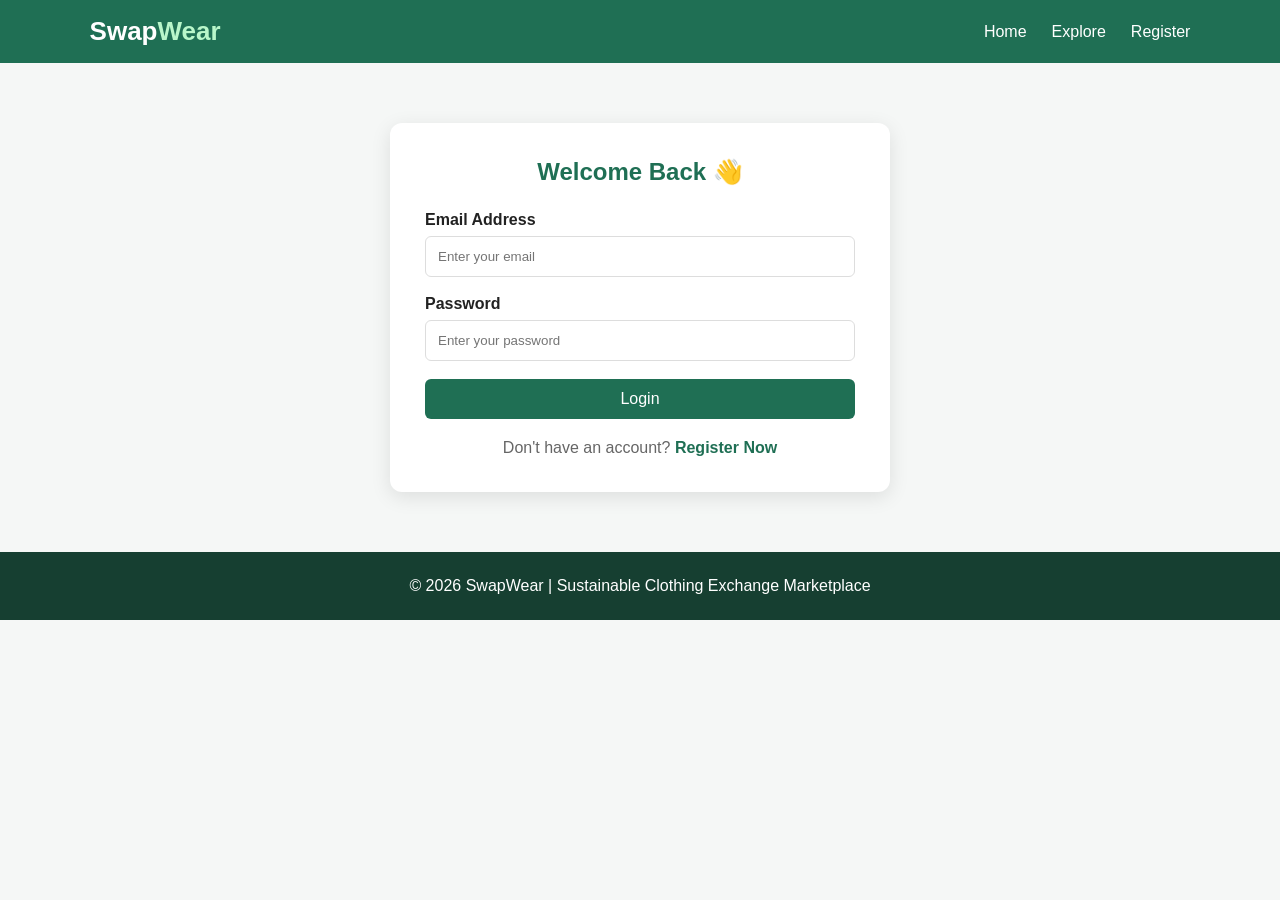
<file: login.html>
<!DOCTYPE html>
<html lang="en">
<head>
    <meta charset="UTF-8">
    <meta name="viewport" content="width=device-width, initial-scale=1.0">
    <title>Login - SwapWear</title>
    <link rel="stylesheet" href="CSS/style.css">
</head>

<body>

    <!-- Navbar -->
    <nav class="navbar">
        <a href="index.html" class="logo">Swap<span>Wear</span></a>

        <ul class="nav-links">
            <li><a href="index.html">Home</a></li>
            <li><a href="listings.html">Explore</a></li>
            <li><a href="register.html">Register</a></li>
        </ul>
    </nav>

    <!-- Login Form -->
    <div class="form-container">

        <h2>Welcome Back 👋</h2>

        <form id="loginForm">

            <div class="form-group">
                <label>Email Address</label>
                <input
                    type="email"
                    id="email"
                    placeholder="Enter your email"
                    required
                >
            </div>

            <div class="form-group">
                <label>Password</label>
                <input
                    type="password"
                    id="password"
                    placeholder="Enter your password"
                    required
                >
            </div>

            <button type="submit" class="btn">Login</button>

            <p style="text-align:center; margin-top:20px;">
                Don't have an account?
                <a href="register.html" style="color:#1f6f54; font-weight:bold;">
                    Register Now
                </a>
            </p>

        </form>

    </div>

    <footer>
        <p>© 2026 SwapWear | Sustainable Clothing Exchange Marketplace</p>
    </footer>

    <script src="JS/main.js"></script>

</body>
</html>
</file>
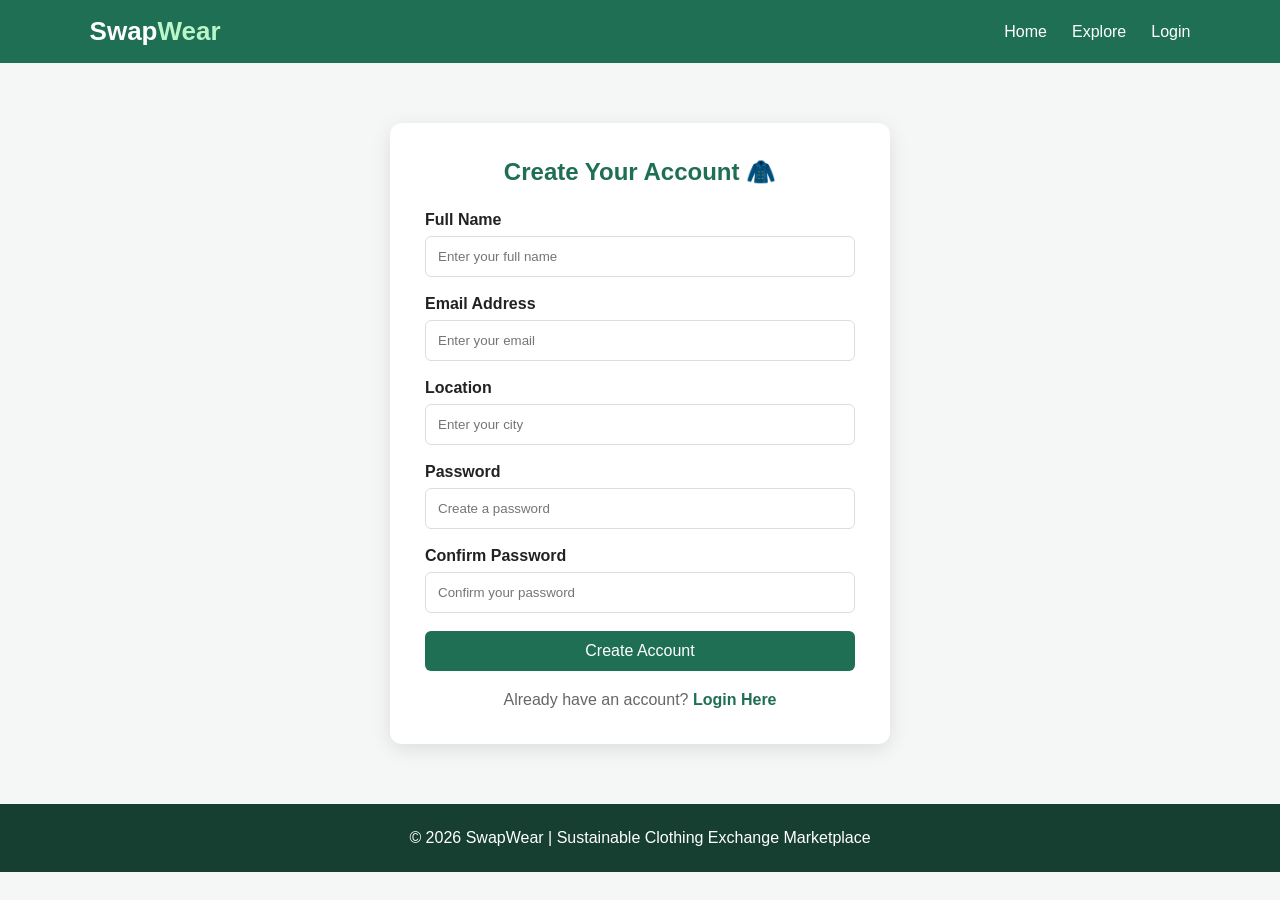
<file: register.html>
<!DOCTYPE html>
<html lang="en">
<head>
    <meta charset="UTF-8">
    <meta name="viewport" content="width=device-width, initial-scale=1.0">
    <title>Register - SwapWear</title>
    <link rel="stylesheet" href="CSS/style.css">
</head>

<body>

    <!-- Navbar -->
    <nav class="navbar">
        <a href="index.html" class="logo">Swap<span>Wear</span></a>

        <ul class="nav-links">
            <li><a href="index.html">Home</a></li>
            <li><a href="listings.html">Explore</a></li>
            <li><a href="login.html">Login</a></li>
        </ul>
    </nav>

    <!-- Registration Form -->
    <div class="form-container">

        <h2>Create Your Account 🧥</h2>

        <form id="registerForm">

            <div class="form-group">
                <label>Full Name</label>
                <input
                    type="text"
                    id="name"
                    placeholder="Enter your full name"
                    required
                >
            </div>

            <div class="form-group">
                <label>Email Address</label>
                <input
                    type="email"
                    id="email"
                    placeholder="Enter your email"
                    required
                >
            </div>

            <div class="form-group">
                <label>Location</label>
                <input
                    type="text"
                    id="location"
                    placeholder="Enter your city"
                    required
                >
            </div>

            <div class="form-group">
                <label>Password</label>
                <input
                    type="password"
                    id="password"
                    placeholder="Create a password"
                    required
                >
            </div>

            <div class="form-group">
                <label>Confirm Password</label>
                <input
                    type="password"
                    id="confirmPassword"
                    placeholder="Confirm your password"
                    required
                >
            </div>

            <button type="submit" class="btn">Create Account</button>

            <p style="text-align:center; margin-top:20px;">
                Already have an account?
                <a href="login.html" style="color:#1f6f54; font-weight:bold;">
                    Login Here
                </a>
            </p>

        </form>

    </div>

    <footer>
        <p>© 2026 SwapWear | Sustainable Clothing Exchange Marketplace</p>
    </footer>

    <script src="JS/main.js"></script>

</body>
</html>
</file>
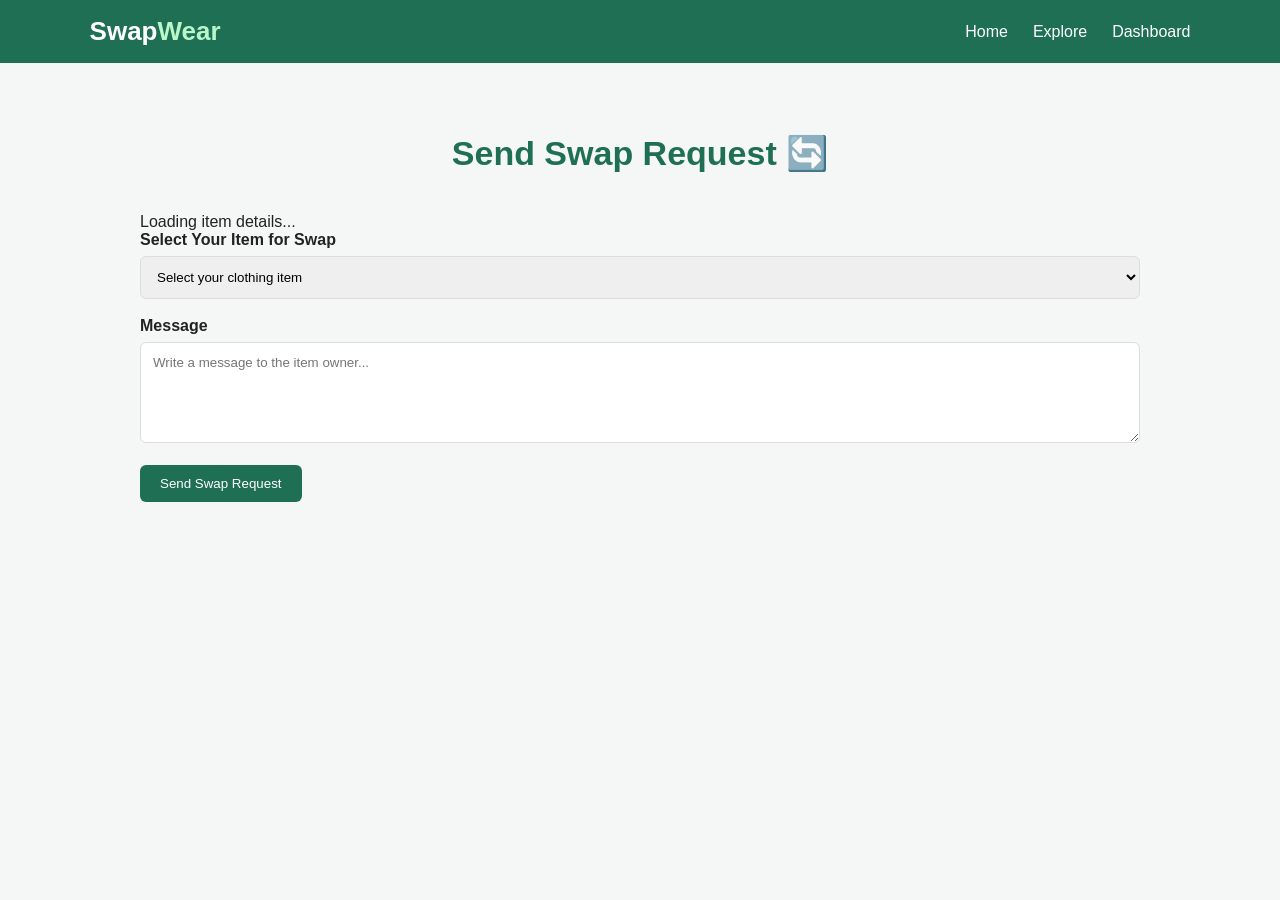
<file: swap-request.html>
<!DOCTYPE html>
<html lang="en">
<head>
    <meta charset="UTF-8">
    <meta name="viewport" content="width=device-width, initial-scale=1.0">
    <title>Request a Swap - SwapWear</title>
    <link rel="stylesheet" href="CSS/style.css">
</head>

<body>

    <!-- Navbar -->
    <nav class="navbar">
        <a href="index.html" class="logo">Swap<span>Wear</span></a>

        <ul class="nav-links">
            <li><a href="index.html">Home</a></li>
            <li><a href="listings.html">Explore</a></li>
            <li><a href="dashboard.html">Dashboard</a></li>
        </ul>
    </nav>

    <!-- Swap Request Section -->
   <section class="section">

    <div class="swap-request-container">

        <h1 class="section-title">
            Send Swap Request 🔄
        </h1>

        <p id="requestedItemInfo">
            Loading item details...
        </p>


        <form id="swapRequestForm">

            <div class="form-group">

                <label for="myItemSelect">
                    Select Your Item for Swap
                </label>

                <select
                    id="myItemSelect"
                    required
                >

                    <option value="">
                        Select your clothing item
                    </option>

                </select>

            </div>


            <div class="form-group">

                <label for="swapMessage">
                    Message
                </label>

                <textarea
                    id="swapMessage"
                    rows="5"
                    placeholder="Write a message to the item owner..."
                ></textarea>

            </div>


            <button
                type="submit"
                class="btn"
            >
                Send Swap Request
            </button>

        </form>

    </div>

</section>
</file>
<file: CSS/style.css>
* {
    margin: 0;
    padding: 0;
    box-sizing: border-box;
    font-family: Arial, sans-serif;
}

body {
    background: #f5f7f6;
    color: #222;
}

a {
    text-decoration: none;
    color: inherit;
}

/* Navbar */
.navbar {
    background: #1f6f54;
    color: white;
    padding: 16px 7%;
    display: flex;
    justify-content: space-between;
    align-items: center;
}

.logo {
    font-size: 26px;
    font-weight: bold;
}

.logo span {
    color: #b9f6ca;
}

.nav-links {
    display: flex;
    gap: 25px;
    list-style: none;
}

.nav-links a {
    color: white;
    font-weight: 500;
}

.nav-links a:hover {
    color: #b9f6ca;
}

.btn {
    display: inline-block;
    padding: 11px 20px;
    background: #1f6f54;
    color: white;
    border: none;
    border-radius: 6px;
    cursor: pointer;
    transition: 0.3s;
}

.btn:hover {
    background: #14523d;
}

.btn-outline {
    background: transparent;
    border: 2px solid #1f6f54;
    color: #1f6f54;
}

.btn-outline:hover {
    background: #1f6f54;
    color: white;
}

/* Hero */
.hero {
    min-height: 75vh;
    display: flex;
    align-items: center;
    justify-content: space-between;
    padding: 60px 8%;
    gap: 40px;
}

.hero-content {
    max-width: 600px;
}

.hero-content h1 {
    font-size: 52px;
    margin-bottom: 20px;
    color: #1f6f54;
}

.hero-content p {
    font-size: 18px;
    line-height: 1.7;
    margin-bottom: 25px;
    color: #555;
}

.hero-buttons {
    display: flex;
    gap: 15px;
}

.hero-image {
    font-size: 180px;
}

/* Sections */
.section {
    padding: 70px 8%;
}

.section-title {
    text-align: center;
    font-size: 34px;
    color: #1f6f54;
    margin-bottom: 40px;
}

/* Cards */
.card-grid {
    display: grid;
    grid-template-columns: repeat(auto-fit, minmax(230px, 1fr));
    gap: 25px;
}

.card {
    background: white;
    padding: 25px;
    border-radius: 12px;
    box-shadow: 0 4px 15px rgba(0,0,0,0.08);
}

.card h3 {
    margin: 15px 0 10px;
}

.card p {
    color: #666;
    line-height: 1.6;
}

.card-icon {
    font-size: 40px;
}

/* Forms */
.form-container {
    max-width: 500px;
    margin: 60px auto;
    background: white;
    padding: 35px;
    border-radius: 12px;
    box-shadow: 0 5px 20px rgba(0,0,0,0.1);
}

.form-container h2 {
    text-align: center;
    margin-bottom: 25px;
    color: #1f6f54;
}

.form-group {
    margin-bottom: 18px;
}

.form-group label {
    display: block;
    margin-bottom: 7px;
    font-weight: bold;
}

.form-group input,
.form-group select,
.form-group textarea {
    width: 100%;
    padding: 12px;
    border: 1px solid #ddd;
    border-radius: 6px;
    outline: none;
}

.form-group textarea {
    resize: vertical;
}

/* Listing Cards */
.listing-image {
    height: 180px;
    background: #e8f3ee;
    border-radius: 8px;
    display: flex;
    justify-content: center;
    align-items: center;
    font-size: 80px;
    margin-bottom: 15px;
}

.price {
    color: #1f6f54;
    font-size: 18px;
    font-weight: bold;
    margin: 10px 0;
}

/* Dashboard */
.dashboard {
    padding: 40px 8%;
}

.dashboard-header {
    margin-bottom: 30px;
}

.stats {
    display: grid;
    grid-template-columns: repeat(auto-fit, minmax(180px, 1fr));
    gap: 20px;
}

.stat-card {
    background: white;
    padding: 25px;
    border-radius: 10px;
    box-shadow: 0 3px 12px rgba(0,0,0,0.08);
}

.stat-card h2 {
    color: #1f6f54;
    margin-bottom: 8px;
}

/* Chat */
.chat-container {
    max-width: 850px;
    margin: 50px auto;
    background: white;
    border-radius: 12px;
    overflow: hidden;
    box-shadow: 0 5px 20px rgba(0,0,0,0.1);
}

.chat-header {
    background: #1f6f54;
    color: white;
    padding: 18px;
}

.messages {
    height: 400px;
    padding: 20px;
    overflow-y: auto;
}

.message {
    max-width: 70%;
    padding: 12px;
    border-radius: 10px;
    margin-bottom: 12px;
}

.received {
    background: #eee;
}

.sent {
    background: #d7f5e5;
    margin-left: auto;
}

.chat-input {
    display: flex;
    padding: 15px;
    border-top: 1px solid #ddd;
}

.chat-input input {
    flex: 1;
    padding: 12px;
    border: 1px solid #ddd;
    border-radius: 6px;
    margin-right: 10px;
}

/* Footer */
footer {
    background: #163f31;
    color: white;
    text-align: center;
    padding: 25px;
    margin-top: 40px;
}

/* Responsive */
@media (max-width: 768px) {

    .navbar {
        flex-direction: column;
        gap: 15px;
    }

    .nav-links {
        flex-wrap: wrap;
        justify-content: center;
    }

    .hero {
        flex-direction: column;
        text-align: center;
    }

    .hero-content h1 {
        font-size: 38px;
    }

    .hero-buttons {
        justify-content: center;
    }

    .hero-image {
        font-size: 120px;
    }
}
.form-container .btn {
    width: 100%;
    font-size: 16px;
}

.form-container p {
    color: #666;
}

.form-container input:focus,
.form-container select:focus,
.form-container textarea:focus {
    border-color: #1f6f54;
    box-shadow: 0 0 0 3px rgba(31, 111, 84, 0.1);
}
/* Marketplace */
.marketplace-text {
    text-align: center;
    color: #666;
    margin-top: -25px;
    margin-bottom: 35px;
}

.filters {
    display: flex;
    gap: 15px;
    margin-bottom: 40px;
    flex-wrap: wrap;
}

.filters input,
.filters select {
    padding: 13px;
    border: 1px solid #ddd;
    border-radius: 6px;
    font-size: 15px;
}

.filters input {
    flex: 2;
    min-width: 250px;
}

.filters select {
    flex: 1;
    min-width: 180px;
}

.clothing-card {
    transition: 0.3s;
}

.clothing-card:hover {
    transform: translateY(-6px);
}

.clothing-card .btn {
    margin-top: 15px;
}

.no-results {
    text-align: center;
    font-size: 18px;
    color: #777;
    margin-top: 30px;
}

@media (max-width: 768px) {

    .filters {
        flex-direction: column;
    }

    .filters input,
    .filters select {
        width: 100%;
    }
}
/* Item Details Page */

.item-details-container {
    display: grid;
    grid-template-columns: 1fr 1.2fr;
    gap: 50px;
    max-width: 1000px;
    margin: auto;
    background: white;
    padding: 35px;
    border-radius: 15px;
    box-shadow: 0 5px 20px rgba(0,0,0,0.08);
}

.item-large-image {
    min-height: 400px;
    background: #e8f3ee;
    border-radius: 12px;
    display: flex;
    justify-content: center;
    align-items: center;
    font-size: 180px;
}

.item-info h1 {
    font-size: 38px;
    color: #1f6f54;
    margin-bottom: 20px;
}

.item-info p {
    margin-bottom: 12px;
    color: #555;
    font-size: 16px;
}

.item-description {
    line-height: 1.7;
    margin: 20px 0;
}

.item-info .price {
    font-size: 24px;
    margin: 20px 0;
}

.owner-box {
    background: #f2f7f4;
    padding: 18px;
    border-radius: 10px;
    margin: 20px 0;
}

.owner-box h3 {
    color: #1f6f54;
    margin-bottom: 10px;
}

.item-actions {
    display: flex;
    gap: 15px;
    margin-top: 25px;
}

@media (max-width: 768px) {

    .item-details-container {
        grid-template-columns: 1fr;
        padding: 20px;
    }

    .item-large-image {
        min-height: 250px;
        font-size: 120px;
    }

    .item-info h1 {
        font-size: 30px;
    }

    .item-actions {
        flex-direction: column;
    }
}
/* ===============================
   SWAP REQUEST PAGE
================================ */

.swap-request-container {
    max-width: 1000px;
    margin: auto;
}

.swap-items {
    display: grid;
    grid-template-columns: 1fr 80px 1fr;
    gap: 25px;
    align-items: center;
    margin-bottom: 30px;
}

.swap-item-card {
    background: white;
    padding: 25px;
    border-radius: 12px;
    box-shadow: 0 5px 20px rgba(0,0,0,0.08);
    text-align: center;
}

.swap-item-image {
    height: 180px;
    background: #e8f3ee;
    border-radius: 10px;
    display: flex;
    justify-content: center;
    align-items: center;
    font-size: 90px;
    margin-bottom: 15px;
}

.swap-icon {
    text-align: center;
    font-size: 45px;
}

.swap-value {
    color: #1f6f54;
    font-weight: bold;
    font-size: 18px;
    margin-top: 10px;
}

.swap-form {
    max-width: 700px;
    margin: auto;
    background: white;
    padding: 30px;
    border-radius: 12px;
    box-shadow: 0 5px 20px rgba(0,0,0,0.08);
}

.swap-comparison {
    max-width: 700px;
    margin: 25px auto;
    padding: 20px;
    background: #f2f7f4;
    border-radius: 10px;
    text-align: center;
}

.swap-comparison h3 {
    color: #1f6f54;
    margin-bottom: 10px;
}

@media (max-width: 768px) {

    .swap-items {
        grid-template-columns: 1fr;
    }

    .swap-icon {
        transform: rotate(90deg);
    }
}
/* ===============================
   SWAP NEGOTIATION CHAT
================================ */

.swap-agreement {
    max-width: 850px;
    margin: 30px auto;
    padding: 25px;
    background: white;
    text-align: center;
    border-radius: 12px;
    box-shadow: 0 5px 20px rgba(0,0,0,0.08);
}

.swap-agreement h2 {
    color: #1f6f54;
    margin-bottom: 12px;
}

.swap-agreement p {
    color: #666;
    margin-bottom: 20px;
}

.chat-header p {
    margin-top: 5px;
    font-size: 14px;
    opacity: 0.9;
}

.message {
    word-wrap: break-word;
}

@media (max-width: 768px) {

    .chat-container {
        margin: 20px auto;
    }

    .messages {
        height: 350px;
    }

    .chat-input {
        flex-direction: column;
        gap: 10px;
    }

    .chat-input input {
        width: 100%;
        margin-right: 0;
    }
}
/* ===============================
   USER DASHBOARD
================================ */

.dashboard {
    min-height: 80vh;
}

.dashboard-header h1 {
    color: #1f6f54;
    margin-bottom: 10px;
}

.dashboard-header p {
    color: #666;
}

.dashboard-section {
    margin-top: 50px;
}

.section-heading {
    display: flex;
    justify-content: space-between;
    align-items: center;
    margin-bottom: 25px;
}

.section-heading h2 {
    color: #1f6f54;
}

.btn-small {
    padding: 8px 14px;
    margin-top: 15px;
}

.request-list {
    display: flex;
    flex-direction: column;
    gap: 20px;
}

.request-card {
    background: white;
    padding: 25px;
    border-radius: 12px;
    box-shadow: 0 4px 15px rgba(0,0,0,0.08);
    display: flex;
    justify-content: space-between;
    align-items: center;
    gap: 25px;
}

.request-card h3 {
    margin-bottom: 8px;
    color: #1f6f54;
}

.request-card p {
    color: #666;
    line-height: 1.6;
}

.request-actions {
    display: flex;
    gap: 10px;
    flex-wrap: wrap;
}

.btn-danger {
    background: #d9534f;
}

.btn-danger:hover {
    background: #b63c38;
}

.activity-list {
    background: white;
    border-radius: 12px;
    padding: 10px 25px;
    box-shadow: 0 4px 15px rgba(0,0,0,0.08);
}

.activity-item {
    display: flex;
    align-items: center;
    gap: 20px;
    padding: 20px 0;
    border-bottom: 1px solid #eee;
}

.activity-item:last-child {
    border-bottom: none;
}

.activity-item span {
    font-size: 30px;
}

.activity-item h4 {
    margin-bottom: 5px;
}

.activity-item p {
    color: #666;
}

@media (max-width: 768px) {

    .section-heading {
        flex-direction: column;
        align-items: flex-start;
        gap: 15px;
    }

    .request-card {
        flex-direction: column;
        align-items: flex-start;
    }

    .request-actions {
        width: 100%;
    }
}
/* ===============================
   ADD ITEM PAGE
================================ */

.add-item-container {
    max-width: 750px;
    margin: auto;
    background: white;
    padding: 35px;
    border-radius: 15px;
    box-shadow: 0 5px 20px rgba(0,0,0,0.08);
}

.add-item-container .section-title {
    margin-bottom: 10px;
}

.form-description {
    text-align: center;
    color: #666;
    margin-bottom: 30px;
}

.form-group small {
    display: block;
    margin-top: 7px;
    color: #888;
}

#itemImage {
    padding: 10px;
    border: 1px dashed #1f6f54;
    background: #f2f7f4;
}

.add-item-container .btn {
    width: 100%;
    font-size: 17px;
    margin-top: 10px;
}
/* ===============================
   ADMIN PANEL
================================ */

.admin-dashboard {
    padding: 40px 8%;
    min-height: 80vh;
}

.admin-header {
    display: flex;
    justify-content: space-between;
    align-items: center;
    margin-bottom: 35px;
}

.admin-header h1 {
    color: #1f6f54;
    margin-bottom: 10px;
}

.admin-header p {
    color: #666;
}

.admin-badge {
    background: #1f6f54;
    color: white;
    padding: 10px 18px;
    border-radius: 20px;
}

.admin-stats {
    display: grid;
    grid-template-columns: repeat(auto-fit, minmax(220px, 1fr));
    gap: 20px;
}

.admin-stat-card {
    background: white;
    padding: 25px;
    border-radius: 12px;
    box-shadow: 0 4px 15px rgba(0,0,0,0.08);
    display: flex;
    align-items: center;
    gap: 20px;
}

.admin-stat-icon {
    font-size: 40px;
}

.admin-stat-card h2 {
    color: #1f6f54;
    margin-bottom: 5px;
}

.admin-section {
    margin-top: 50px;
}

.admin-section h2 {
    color: #1f6f54;
    margin-bottom: 25px;
}

.admin-section-heading {
    display: flex;
    justify-content: space-between;
    align-items: center;
    gap: 20px;
}

#adminSearch {
    padding: 12px;
    border: 1px solid #ddd;
    border-radius: 6px;
    min-width: 250px;
}

.admin-table-container {
    overflow-x: auto;
    background: white;
    border-radius: 12px;
    box-shadow: 0 4px 15px rgba(0,0,0,0.08);
}

.admin-table {
    width: 100%;
    border-collapse: collapse;
}

.admin-table th,
.admin-table td {
    padding: 16px;
    text-align: left;
    border-bottom: 1px solid #eee;
}

.admin-table th {
    background: #f2f7f4;
    color: #1f6f54;
}

.status {
    padding: 6px 12px;
    border-radius: 15px;
    font-size: 13px;
    font-weight: bold;
}

.status.active {
    background: #d7f5e5;
    color: #1f6f54;
}

.status.reported {
    background: #ffe1e1;
    color: #c0392b;
}

.remove-listing {
    background: #d9534f;
    color: white;
    border: none;
    padding: 8px 14px;
    border-radius: 6px;
    cursor: pointer;
}

.remove-listing:hover {
    background: #b63c38;
}

.admin-activity {
    background: white;
    border-radius: 12px;
    padding: 10px 25px;
    box-shadow: 0 4px 15px rgba(0,0,0,0.08);
}

.admin-activity-item {
    display: flex;
    align-items: center;
    gap: 20px;
    padding: 20px 0;
    border-bottom: 1px solid #eee;
}

.admin-activity-item:last-child {
    border-bottom: none;
}

.admin-activity-item span {
    font-size: 30px;
}

.admin-activity-item div {
    flex: 1;
}

.admin-activity-item p {
    color: #666;
    margin-top: 5px;
}

.admin-activity-item small {
    color: #888;
}

.admin-actions {
    display: flex;
    gap: 15px;
    flex-wrap: wrap;
}

@media (max-width: 768px) {

    .admin-header,
    .admin-section-heading {
        flex-direction: column;
        align-items: flex-start;
    }

    #adminSearch {
        width: 100%;
        min-width: auto;
    }

    .admin-activity-item {
        align-items: flex-start;
        flex-wrap: wrap;
    }

    .admin-activity-item small {
        width: 100%;
        margin-left: 50px;
    }
}
/* ===============================
   DASHBOARD MY LISTINGS
================================ */

.dashboard-section {
    margin: 50px 8%;
}

.dashboard-section-header {
    display: flex;
    justify-content: space-between;
    align-items: center;
    margin-bottom: 25px;
}

.dashboard-section-header h2 {
    color: #1f6f54;
}

.listing-actions {
    display: flex;
    gap: 10px;
    margin-top: 15px;
}

.listing-actions .btn {
    flex: 1;
    text-align: center;
}

.delete-item {
    flex: 1;
    background: #d9534f;
    color: white;
    border: none;
    border-radius: 6px;
    cursor: pointer;
    padding: 10px 15px;
    font-size: 15px;
}

.delete-item:hover {
    background: #b63c38;
}

@media (max-width: 768px) {

    .dashboard-section {
        margin: 40px 5%;
    }

    .dashboard-section-header {
        flex-direction: column;
        align-items: flex-start;
        gap: 15px;
    }

}
/* ===============================
   EDIT ITEM PAGE
================================ */

.edit-form-actions {
    display: flex;
    gap: 15px;
    margin-top: 20px;
}

.edit-form-actions .btn {
    flex: 1;
    text-align: center;
}

@media (max-width: 600px) {

    .edit-form-actions {
        flex-direction: column;
    }

}
/* ===============================
   NO RESULTS
================================ */

.no-results {
    text-align: center;
    font-size: 18px;
    margin-top: 30px;
    color: #666;
}
</file>
